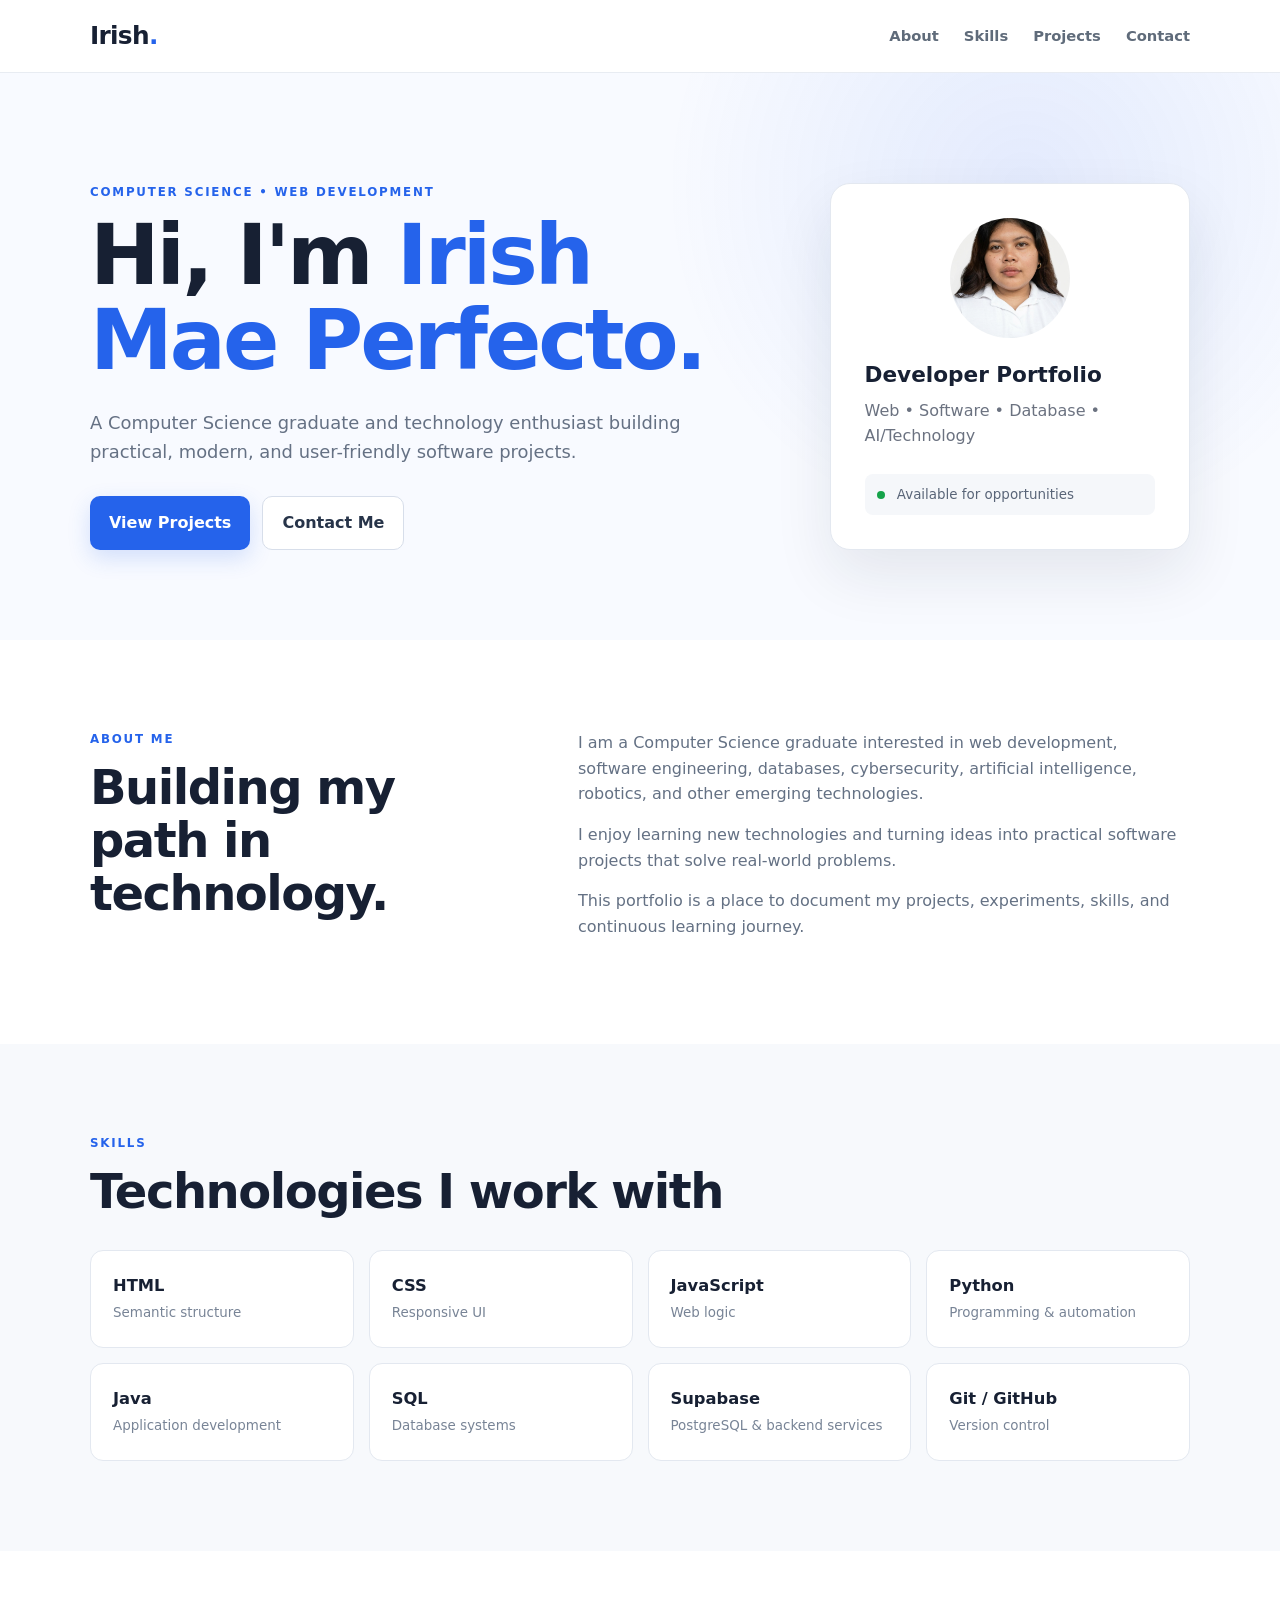
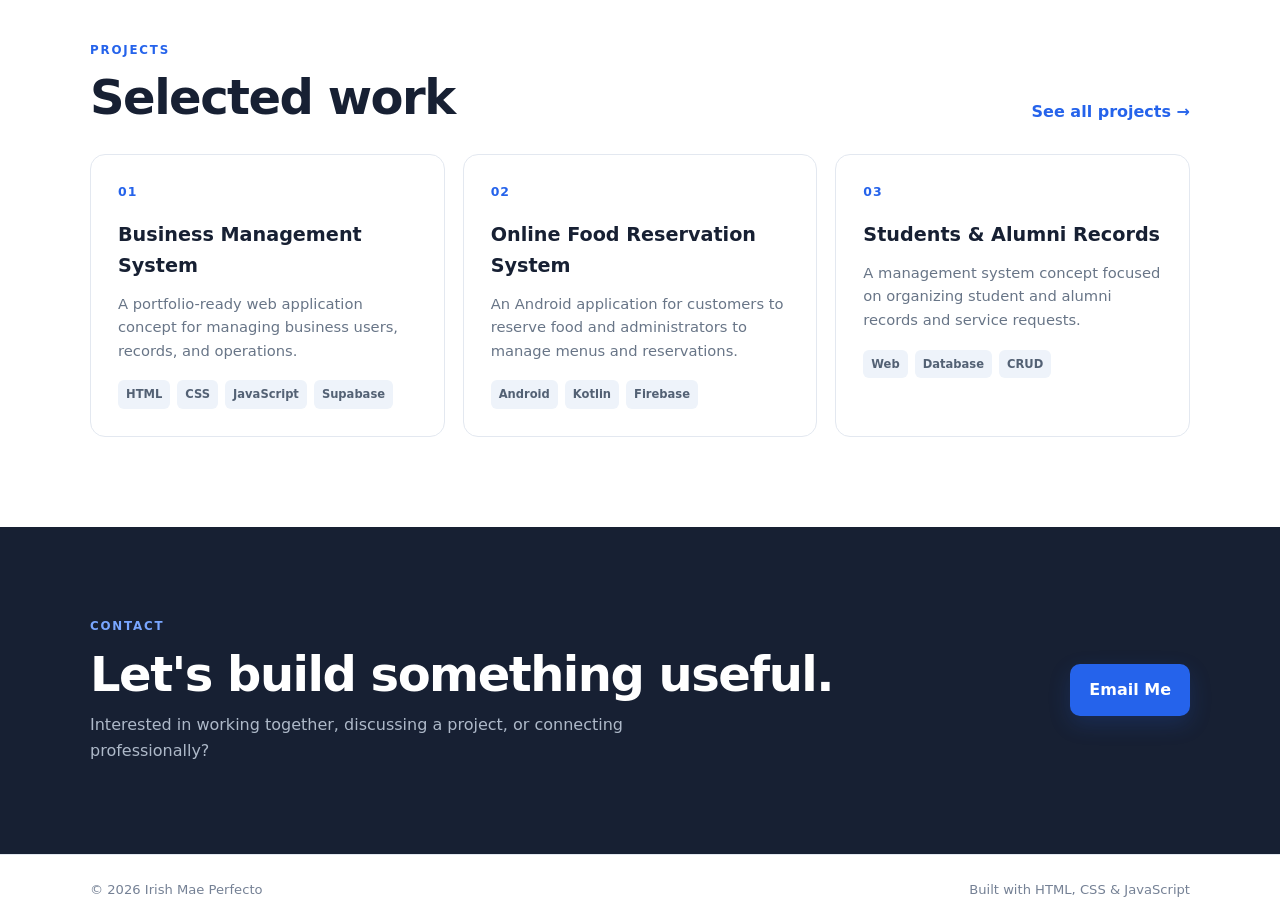
<file: index.html>
<!DOCTYPE html>
<html lang="en">

<head>

  <meta charset="UTF-8">
  <meta name="viewport" content="width=device-width, initial-scale=1.0">

  <meta
    name="description"
    content="Irish Mae Perfecto — Computer Science graduate, developer, and technology enthusiast."
  >

  <meta name="author" content="Irish Mae Perfecto">

  <title>Irish Mae Perfecto | Portfolio</title>

  <link rel="stylesheet" href="style.css">

</head>

<body>

  <!-- ================= HEADER ================= -->

  <header class="site-header">

    <nav class="nav container">

      <a
        class="brand"
        href="index.html"
        aria-label="Irish Mae Perfecto home"
      >
        Irish<span>.</span>
      </a>

      <!-- Desktop Navigation -->

      <div
        class="nav-links"
        id="navLinks"
      >

        <a href="#about">About</a>
        <a href="#skills">Skills</a>
        <a href="#projects">Projects</a>
        <a href="#contact">Contact</a>

      </div>

      <!-- Mobile Menu Button -->

      <button
        class="menu-toggle"
        type="button"
        aria-label="Open navigation menu"
        aria-expanded="false"
        aria-controls="navLinks"
      >
        ☰
      </button>

    </nav>

  </header>

  <main>

    <!-- ================= HERO ================= -->

    <section class="hero">

      <div class="container hero-grid">

        <div class="hero-content">

          <p class="eyebrow">
            COMPUTER SCIENCE • WEB DEVELOPMENT
          </p>

          <h1>
            Hi, I'm <span>Irish Mae Perfecto.</span>
          </h1>

          <p class="hero-text">
            A Computer Science graduate and technology enthusiast building
            practical, modern, and user-friendly software projects.
          </p>

          <div class="hero-actions">

            <a
              class="btn primary"
              href="#projects"
            >
              View Projects
            </a>

            <a
              class="btn outline"
              href="#contact"
            >
              Contact Me
            </a>

          </div>

        </div>

        <div class="hero-card">

          <div class="avatar">

            <img
              src="profile.jpg"
              alt="Irish Mae Perfecto"
            >

          </div>

          <h2>
            Developer Portfolio
          </h2>

          <p>
            Web • Software • Database • AI/Technology
          </p>

          <div class="status">

            <span></span>

            Available for opportunities

          </div>

        </div>

      </div>

    </section>

    <!-- ================= ABOUT ================= -->

    <section
      id="about"
      class="section"
    >

      <div class="container two-col">

        <div>

          <p class="eyebrow">
            ABOUT ME
          </p>

          <h2>
            Building my path in technology.
          </h2>

        </div>

        <div class="about-text">

          <p>
            I am a Computer Science graduate interested in web development,
            software engineering, databases, cybersecurity, artificial
            intelligence, robotics, and other emerging technologies.
          </p>

          <p>
            I enjoy learning new technologies and turning ideas into
            practical software projects that solve real-world problems.
          </p>

          <p>
            This portfolio is a place to document my projects, experiments,
            skills, and continuous learning journey.
          </p>

        </div>

      </div>

    </section>

    <!-- ================= SKILLS ================= -->

    <section
      id="skills"
      class="section section-muted"
    >

      <div class="container">

        <p class="eyebrow">
          SKILLS
        </p>

        <h2>
          Technologies I work with
        </h2>

        <div class="skill-grid">

          <div class="skill-card">

            <strong>HTML</strong>

            <span>
              Semantic structure
            </span>

          </div>

          <div class="skill-card">

            <strong>CSS</strong>

            <span>
              Responsive UI
            </span>

          </div>

          <div class="skill-card">

            <strong>JavaScript</strong>

            <span>
              Web logic
            </span>

          </div>

          <div class="skill-card">

            <strong>Python</strong>

            <span>
              Programming & automation
            </span>

          </div>

          <div class="skill-card">

            <strong>Java</strong>

            <span>
              Application development
            </span>

          </div>

          <div class="skill-card">

            <strong>SQL</strong>

            <span>
              Database systems
            </span>

          </div>

          <div class="skill-card">

            <strong>Supabase</strong>

            <span>
              PostgreSQL & backend services
            </span>

          </div>

          <div class="skill-card">

            <strong>Git / GitHub</strong>

            <span>
              Version control
            </span>

          </div>

        </div>

      </div>

    </section>

    <!-- ================= PROJECTS ================= -->

    <section
      id="projects"
      class="section"
    >

      <div class="container">

        <div class="section-head">

          <div>

            <p class="eyebrow">
              PROJECTS
            </p>

            <h2>
              Selected work
            </h2>

          </div>

          <a
            class="text-link"
            href="projects.html"
          >
            See all projects →
          </a>

        </div>

        <div class="project-grid">

          <!-- Project 01 -->

          <article class="project-card">

            <div class="project-number">
              01
            </div>

            <h3>
              Business Management System
            </h3>

            <p>
              A portfolio-ready web application concept for managing
              business users, records, and operations.
            </p>

            <div class="tags">

              <span>HTML</span>
              <span>CSS</span>
              <span>JavaScript</span>
              <span>Supabase</span>

            </div>

          </article>

          <!-- Project 02 -->

          <article class="project-card">

            <div class="project-number">
              02
            </div>

            <h3>
              Online Food Reservation System
            </h3>

            <p>
              An Android application for customers to reserve food and
              administrators to manage menus and reservations.
            </p>

            <div class="tags">

              <span>Android</span>
              <span>Kotlin</span>
              <span>Firebase</span>

            </div>

          </article>

          <!-- Project 03 -->

          <article class="project-card">

            <div class="project-number">
              03
            </div>

            <h3>
              Students & Alumni Records
            </h3>

            <p>
              A management system concept focused on organizing student
              and alumni records and service requests.
            </p>

            <div class="tags">

              <span>Web</span>
              <span>Database</span>
              <span>CRUD</span>

            </div>

          </article>

        </div>

      </div>

    </section>

    <!-- ================= CONTACT ================= -->

    <section
      id="contact"
      class="section contact-section"
    >

      <div class="container contact-card">

        <div>

          <p class="eyebrow">
            CONTACT
          </p>

          <h2>
            Let's build something useful.
          </h2>

          <p>
            Interested in working together, discussing a project,
            or connecting professionally?
          </p>

        </div>

        <a
          class="btn primary"
          href="mailto:irismaeperfecto22@gmail.com"
        >
          Email Me
        </a>

      </div>

    </section>

  </main>

  <!-- ================= FOOTER ================= -->

  <footer class="footer">

    <div class="container footer-inner">

      <span>
        © <span id="year"></span> Irish Mae Perfecto
      </span>

      <span>
        Built with HTML, CSS & JavaScript
      </span>

    </div>

  </footer>

  <script src="script.js"></script>

</body>

</html>
</file>
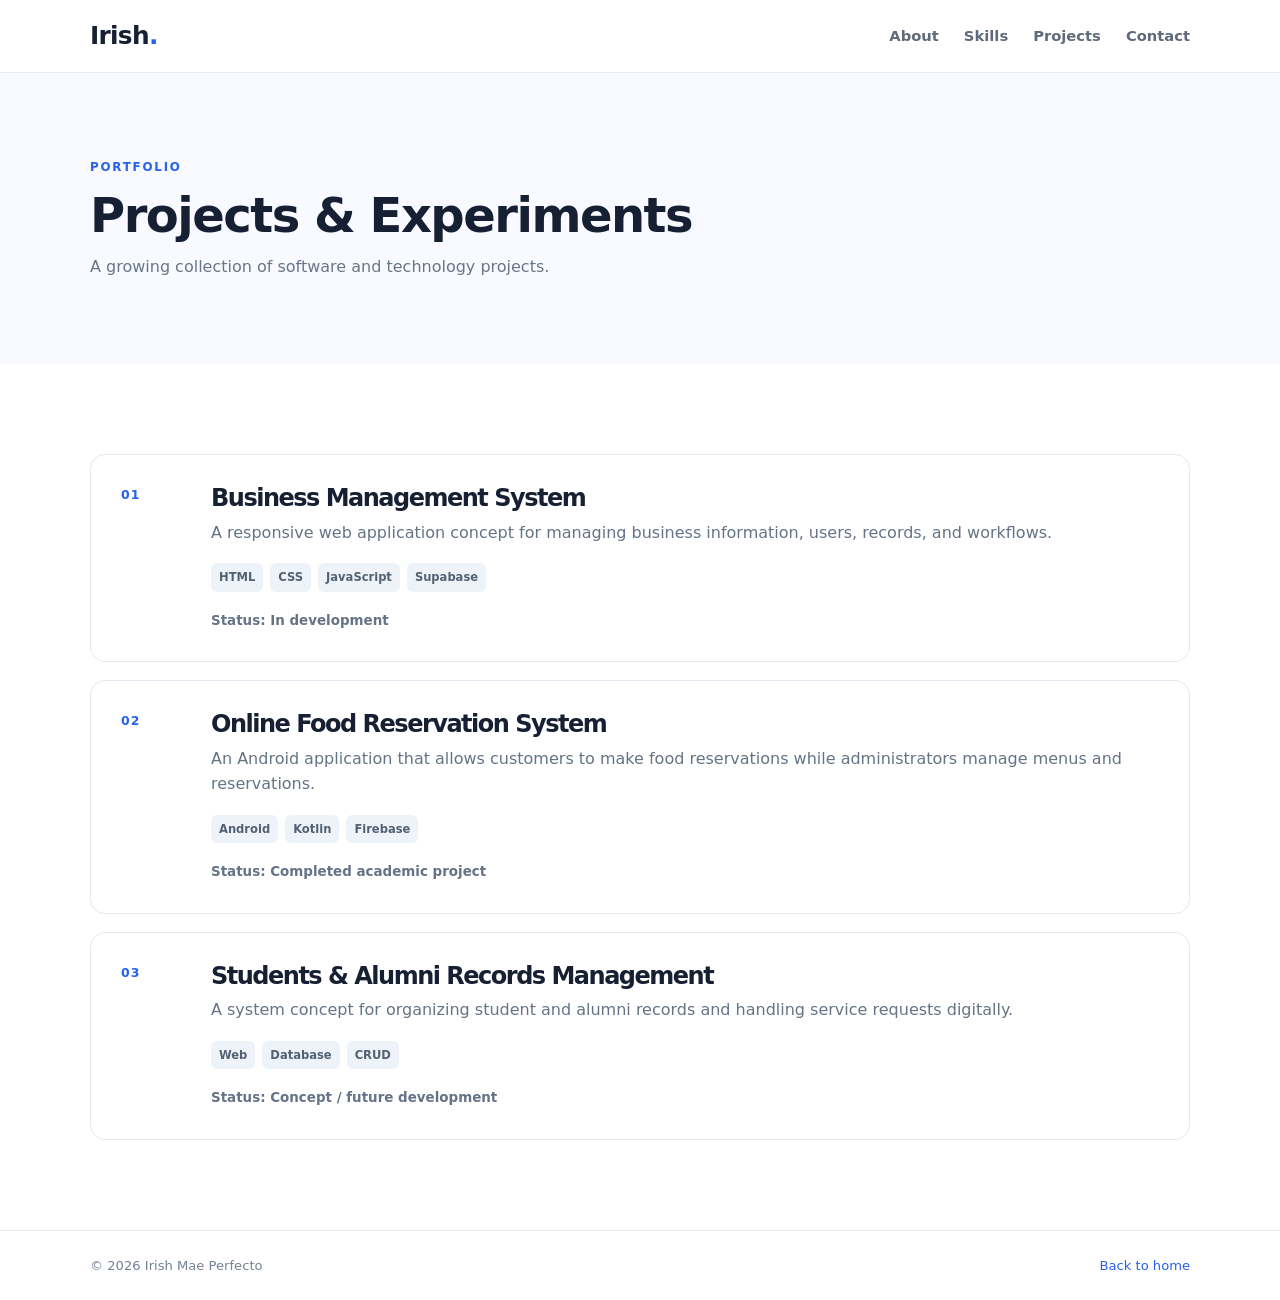
<file: projects.html>
<!DOCTYPE html>
<html lang="en">

<head>

  <meta charset="UTF-8">
  <meta name="viewport" content="width=device-width, initial-scale=1.0">

  <meta
    name="description"
    content="Projects and experiments by Irish Mae Perfecto, Computer Science graduate and developer."
  >

  <meta name="author" content="Irish Mae Perfecto">

  <title>Projects | Irish Mae Perfecto</title>

  <link rel="stylesheet" href="style.css">

</head>

<body>

  <!-- ================= HEADER ================= -->
  <header class="site-header">

    <nav class="nav container">

      <a
        class="brand"
        href="index.html"
        aria-label="Irish Mae Perfecto home"
      >
        Irish<span>.</span>
      </a>

      <!-- Desktop Navigation -->
      <div class="nav-links" id="navLinks">

        <a href="index.html#about">
          About
        </a>

        <a href="index.html#skills">
          Skills
        </a>

        <a href="index.html#projects">
          Projects
        </a>

        <a href="index.html#contact">
          Contact
        </a>

      </div>

      <!-- Mobile Menu Button -->
      <button
        class="menu-toggle"
        type="button"
        aria-label="Open navigation menu"
        aria-expanded="false"
        aria-controls="navLinks"
      >
        ☰
      </button>

    </nav>

  </header>

  <main>

    <!-- ================= PAGE HERO ================= -->
    <section class="page-hero">

      <div class="container">

        <p class="eyebrow">
          PORTFOLIO
        </p>

        <h1>
          Projects & Experiments
        </h1>

        <p>
          A growing collection of software and technology projects.
        </p>

      </div>

    </section>

    <!-- ================= PROJECT LIST ================= -->
    <section class="section">

      <div class="container project-list">

        <!-- Project 01 -->
        <article class="project-detail">

          <div class="project-number">
            01
          </div>

          <div>

            <h2>
              Business Management System
            </h2>

            <p>
              A responsive web application concept for managing
              business information, users, records, and workflows.
            </p>

            <div class="tags">

              <span>HTML</span>
              <span>CSS</span>
              <span>JavaScript</span>
              <span>Supabase</span>

            </div>

            <p class="project-status">
              Status: In development
            </p>

          </div>

        </article>

        <!-- Project 02 -->
        <article class="project-detail">

          <div class="project-number">
            02
          </div>

          <div>

            <h2>
              Online Food Reservation System
            </h2>

            <p>
              An Android application that allows customers to make
              food reservations while administrators manage menus
              and reservations.
            </p>

            <div class="tags">

              <span>Android</span>
              <span>Kotlin</span>
              <span>Firebase</span>

            </div>

            <p class="project-status">
              Status: Completed academic project
            </p>

          </div>

        </article>

        <!-- Project 03 -->
        <article class="project-detail">

          <div class="project-number">
            03
          </div>

          <div>

            <h2>
              Students & Alumni Records Management
            </h2>

            <p>
              A system concept for organizing student and alumni
              records and handling service requests digitally.
            </p>

            <div class="tags">

              <span>Web</span>
              <span>Database</span>
              <span>CRUD</span>

            </div>

            <p class="project-status">
              Status: Concept / future development
            </p>

          </div>

        </article>

      </div>

    </section>

  </main>

  <!-- ================= FOOTER ================= -->
  <footer class="footer">

    <div class="container footer-inner">

      <span>
        © <span id="year"></span> Irish Mae Perfecto
      </span>

      <a href="index.html">
        Back to home
      </a>

    </div>

  </footer>

  <script src="script.js"></script>

</body>

</html>
</file>
<file: style.css>
/* =========================================================
   RESET
========================================================= */

* {
  margin: 0;
  padding: 0;
  box-sizing: border-box;
}

/* =========================================================
   BASE
========================================================= */

html {
  scroll-behavior: smooth;
  scroll-padding-top: 90px;
}

body {
  font-family:
    Inter,
    ui-sans-serif,
    system-ui,
    -apple-system,
    BlinkMacSystemFont,
    "Segoe UI",
    sans-serif;

  color: #172033;
  background: #ffffff;
  line-height: 1.6;
}

a {
  color: inherit;
}

button,
input,
textarea {
  font: inherit;
}

button {
  cursor: pointer;
}

.container {
  width: min(1100px, 92%);
  margin: 0 auto;
}

/* =========================================================
   HEADER / NAVIGATION
========================================================= */

.site-header {
  background: rgba(255, 255, 255, 0.94);
  backdrop-filter: blur(12px);

  border-bottom: 1px solid #e8ecf2;

  position: sticky;
  top: 0;

  z-index: 100;
}

.nav {
  min-height: 72px;

  display: flex;
  align-items: center;
  justify-content: space-between;

  gap: 20px;

  position: relative;
}

.brand {
  text-decoration: none;

  font-size: 1.55rem;
  font-weight: 800;

  letter-spacing: -0.7px;

  white-space: nowrap;
}

.brand span {
  color: #2563eb;
}

/* Desktop navigation */

.nav-links {
  display: flex;
  align-items: center;

  gap: 25px;
}

.nav-links a {
  text-decoration: none;

  color: #5f6b7a;

  font-size: 0.92rem;
  font-weight: 600;

  transition: color 0.2s ease;
}

.nav-links a:hover {
  color: #2563eb;
}

/* Mobile menu button */

.menu-toggle {
  display: none;

  border: 0;
  background: transparent;

  color: #172033;

  font-size: 1.6rem;

  line-height: 1;

  padding: 8px;

  border-radius: 8px;
}

.menu-toggle:hover {
  background: #f1f5f9;
}

/* =========================================================
   HERO
========================================================= */

.hero {
  padding: 110px 0 90px;

  background:
    radial-gradient(
      circle at 80% 20%,
      rgba(37, 99, 235, 0.10),
      transparent 32%
    ),
    #f8faff;
}

.hero-grid {
  display: grid;

  grid-template-columns: 1.3fr 0.7fr;

  gap: 70px;

  align-items: center;
}

.eyebrow {
  color: #2563eb;

  font-size: 0.74rem;
  font-weight: 800;

  letter-spacing: 1.8px;

  margin-bottom: 12px;
}

.hero h1 {
  font-size: clamp(2.8rem, 7vw, 5.2rem);

  line-height: 1.02;

  letter-spacing: -3px;

  max-width: 800px;
}

.hero h1 span {
  color: #2563eb;
}

.hero-text {
  max-width: 650px;

  color: #657184;

  font-size: 1.12rem;

  margin: 25px 0 30px;
}

/* =========================================================
   BUTTONS
========================================================= */

.hero-actions {
  display: flex;

  gap: 12px;

  flex-wrap: wrap;
}

.btn {
  display: inline-flex;

  justify-content: center;
  align-items: center;

  text-decoration: none;

  border: 0;
  border-radius: 10px;

  padding: 13px 19px;

  font-weight: 750;

  cursor: pointer;

  transition:
    transform 0.2s ease,
    background 0.2s ease,
    box-shadow 0.2s ease;
}

.btn:hover {
  transform: translateY(-2px);
}

.primary {
  background: #2563eb;

  color: #ffffff;

  box-shadow:
    0 8px 22px rgba(37, 99, 235, 0.18);
}

.primary:hover {
  background: #1d4ed8;
}

.outline {
  border: 1px solid #d7deea;

  background: #ffffff;

  color: #273449;
}

.outline:hover {
  background: #f8fafc;
}

/* =========================================================
   HERO CARD
========================================================= */

.hero-card {
  background: #ffffff;

  border: 1px solid #e3e8f0;

  border-radius: 20px;

  padding: 34px;

  box-shadow:
    0 25px 60px rgba(20, 32, 55, 0.09);
}

.avatar {
  width: 120px;
  height: 120px;
  border-radius: 50%;
  overflow: hidden;
  margin: 0 auto 20px;
}

.avatar img {
  width: 100%;
  height: 100%;
  object-fit: cover;
  display: block;
}

.hero-card h2 {
  font-size: 1.35rem;

  margin-bottom: 5px;
}

.hero-card p {
  color: #6b7280;
}

.status {
  margin-top: 25px;

  padding: 10px 12px;

  border-radius: 8px;

  background: #f5f7fa;

  color: #596578;

  font-size: 0.84rem;
}

.status span {
  display: inline-block;

  width: 8px;
  height: 8px;

  border-radius: 50%;

  background: #16a34a;

  margin-right: 8px;
}

/* =========================================================
   SECTIONS
========================================================= */

.section {
  padding: 90px 0;
}

.section-muted {
  background: #f7f9fc;
}

.section h2,
.page-hero h1 {
  font-size: clamp(2rem, 4vw, 3rem);

  line-height: 1.1;

  letter-spacing: -1.5px;
}

/* =========================================================
   ABOUT
========================================================= */

.two-col {
  display: grid;

  grid-template-columns: 0.8fr 1.2fr;

  gap: 80px;
}

.about-text p {
  color: #647184;

  margin-bottom: 15px;
}

/* =========================================================
   SKILLS
========================================================= */

.skill-grid {
  display: grid;

  grid-template-columns: repeat(4, 1fr);

  gap: 15px;

  margin-top: 32px;
}

.skill-card {
  padding: 22px;

  background: #ffffff;

  border: 1px solid #e3e8f0;

  border-radius: 13px;

  transition:
    transform 0.2s ease,
    box-shadow 0.2s ease;
}

.skill-card:hover {
  transform: translateY(-3px);

  box-shadow:
    0 12px 25px rgba(20, 32, 55, 0.07);
}

.skill-card strong {
  display: block;

  font-size: 1.02rem;
}

.skill-card span {
  color: #788496;

  font-size: 0.84rem;
}

/* =========================================================
   PROJECTS
========================================================= */

.section-head {
  display: flex;

  justify-content: space-between;
  align-items: end;

  gap: 25px;

  margin-bottom: 30px;
}

.text-link {
  color: #2563eb;

  text-decoration: none;

  font-weight: 700;

  white-space: nowrap;
}

.text-link:hover {
  text-decoration: underline;
}

.project-grid {
  display: grid;

  grid-template-columns: repeat(3, 1fr);

  gap: 18px;
}

.project-card {
  border: 1px solid #e3e8f0;

  border-radius: 15px;

  padding: 27px;

  background: #ffffff;

  transition:
    transform 0.2s ease,
    box-shadow 0.2s ease;
}

.project-card:hover {
  transform: translateY(-4px);

  box-shadow:
    0 18px 35px rgba(20, 32, 55, 0.08);
}

.project-number {
  color: #2563eb;

  font-weight: 800;

  font-size: 0.78rem;

  letter-spacing: 1px;

  margin-bottom: 18px;
}

.project-card h3 {
  font-size: 1.2rem;

  margin-bottom: 10px;
}

.project-card p {
  color: #687587;

  font-size: 0.92rem;
}

/* =========================================================
   TAGS
========================================================= */

.tags {
  display: flex;

  flex-wrap: wrap;

  gap: 7px;

  margin-top: 18px;
}

.tags span {
  font-size: 0.72rem;

  padding: 5px 8px;

  background: #eef3fa;

  border-radius: 6px;

  color: #536174;

  font-weight: 700;
}

/* =========================================================
   CONTACT
========================================================= */

.contact-section {
  background: #172033;

  color: #ffffff;
}

.contact-card {
  display: flex;

  justify-content: space-between;
  align-items: center;

  gap: 30px;
}

.contact-card p:not(.eyebrow) {
  color: #aeb9c9;

  margin-top: 12px;

  max-width: 650px;
}

.contact-section .eyebrow {
  color: #79a6ff;
}

/* =========================================================
   FOOTER
========================================================= */

.footer {
  border-top: 1px solid #e3e8f0;

  padding: 24px 0;

  color: #758195;

  font-size: 0.82rem;
}

.footer-inner {
  display: flex;

  justify-content: space-between;

  gap: 20px;
}

.footer a {
  color: #2563eb;

  text-decoration: none;
}

.footer a:hover {
  text-decoration: underline;
}

/* =========================================================
   PROJECTS PAGE
========================================================= */

.page-hero {
  padding: 85px 0;

  background: #f8faff;
}

.page-hero p:last-child {
  color: #697688;

  margin-top: 12px;
}

.project-list {
  display: grid;

  gap: 18px;
}

.project-detail {
  display: grid;

  grid-template-columns: 70px 1fr;

  gap: 20px;

  padding: 30px;

  border: 1px solid #e3e8f0;

  border-radius: 15px;

  background: #ffffff;
}

.project-detail h2 {
  font-size: 1.5rem;

  margin-bottom: 8px;
}

.project-detail p {
  color: #667386;
}

.project-status {
  font-size: 0.84rem;

  margin-top: 18px;

  font-weight: 700;
}

/* =========================================================
   FOCUS ACCESSIBILITY
========================================================= */

button:focus-visible,
a:focus-visible {
  outline: 3px solid rgba(37, 99, 235, 0.25);

  outline-offset: 3px;
}

/* =========================================================
   TABLET
========================================================= */

@media (max-width: 900px) {
  .hero-grid {
    grid-template-columns: 1fr;

    gap: 45px;
  }

  .hero-card {
    max-width: 600px;
  }

  .two-col {
    grid-template-columns: 1fr;

    gap: 40px;
  }

  .skill-grid {
    grid-template-columns: repeat(2, 1fr);
  }

  .project-grid {
    grid-template-columns: repeat(2, 1fr);
  }
}

/* =========================================================
   MOBILE NAVIGATION
========================================================= */

@media (max-width: 800px) {
  .nav {
    min-height: 68px;
  }

  .menu-toggle {
    display: block;
  }

  .nav-links {
    display: none;

    position: absolute;

    top: 68px;

    left: 0;
    right: 0;

    flex-direction: column;

    align-items: stretch;

    gap: 0;

    background: #ffffff;

    border-bottom: 1px solid #e5e7eb;

    box-shadow:
      0 12px 25px rgba(15, 23, 42, 0.08);

    padding: 10px 4%;
  }

  .nav-links.open {
    display: flex;
  }

  .nav-links a {
    padding: 14px 0;

    border-bottom: 1px solid #f1f5f9;
  }

  .nav-links a:last-child {
    border-bottom: 0;
  }

  .contact-card {
    flex-direction: column;

    align-items: flex-start;
  }

  .section-head {
    align-items: flex-start;

    flex-direction: column;
  }
}

/* =========================================================
   SMALL TABLETS / LARGE PHONES
========================================================= */

@media (max-width: 650px) {
  .hero {
    padding: 80px 0 65px;
  }

  .hero h1 {
    letter-spacing: -2px;
  }

  .hero-card {
    padding: 28px;
  }

  .section {
    padding: 70px 0;
  }

  .project-grid {
    grid-template-columns: 1fr;
  }

  .project-detail {
    grid-template-columns: 1fr;

    gap: 5px;
  }
}

/* =========================================================
   SMALL PHONES
========================================================= */

@media (max-width: 520px) {
  .container {
    width: min(92%, 1100px);
  }

  .hero {
    padding: 70px 0 55px;
  }

  .hero h1 {
    font-size: clamp(2.5rem, 13vw, 3.5rem);

    letter-spacing: -2px;
  }

  .hero-text {
    font-size: 1rem;
  }

  .hero-actions {
    flex-direction: column;

    align-items: stretch;
  }

  .btn {
    width: 100%;
  }

  .skill-grid {
    grid-template-columns: 1fr;
  }

  .section {
    padding: 60px 0;
  }

  .section h2,
  .page-hero h1 {
    font-size: 2rem;
  }

  .project-card {
    padding: 23px;
  }

  .project-detail {
    padding: 23px;
  }

  .footer-inner {
    flex-direction: column;

    align-items: flex-start;
  }

  .page-hero {
    padding: 65px 0;
  }
}

/* =========================================================
   VERY SMALL PHONES
========================================================= */

@media (max-width: 360px) {
  .brand {
    font-size: 1.35rem;
  }

  .hero h1 {
    font-size: 2.35rem;
  }

  .hero-card {
    padding: 23px;
  }

  .avatar {
    width: 75px;
    height: 75px;
  }
}
</file>
